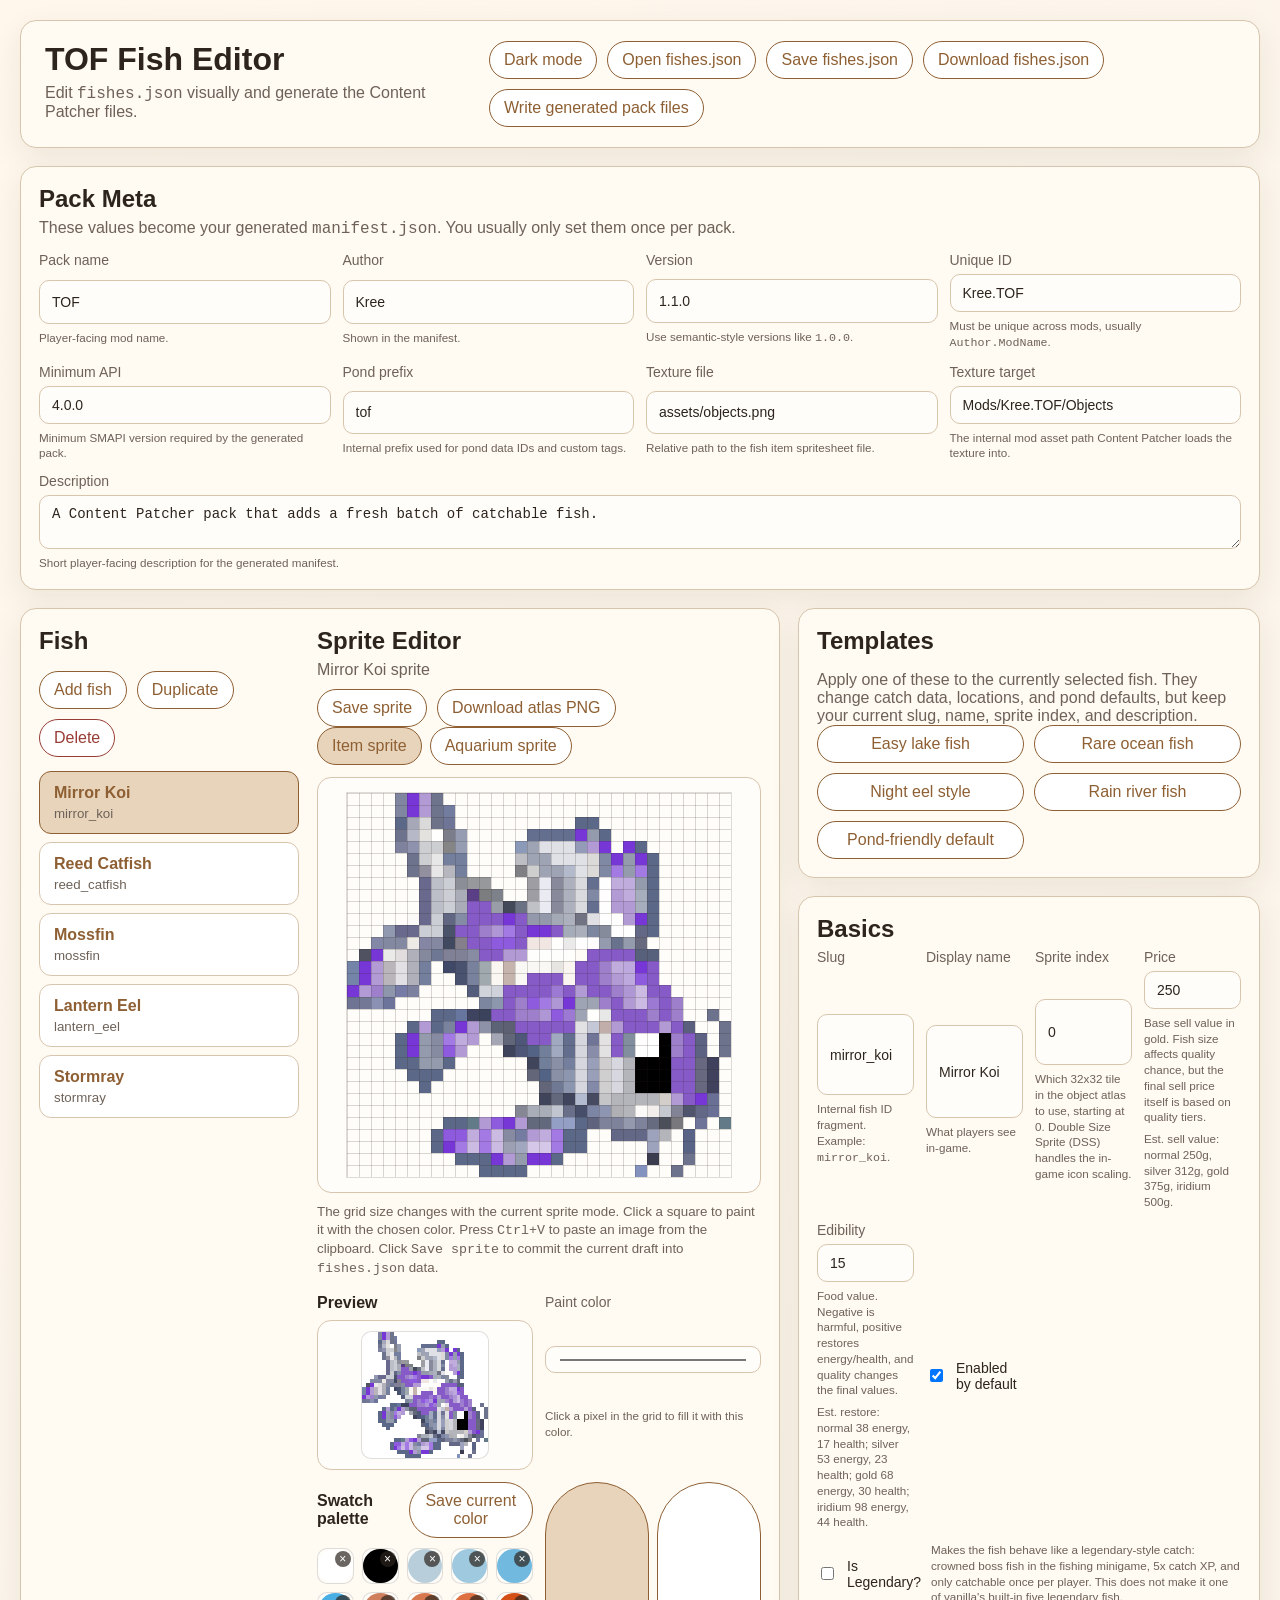
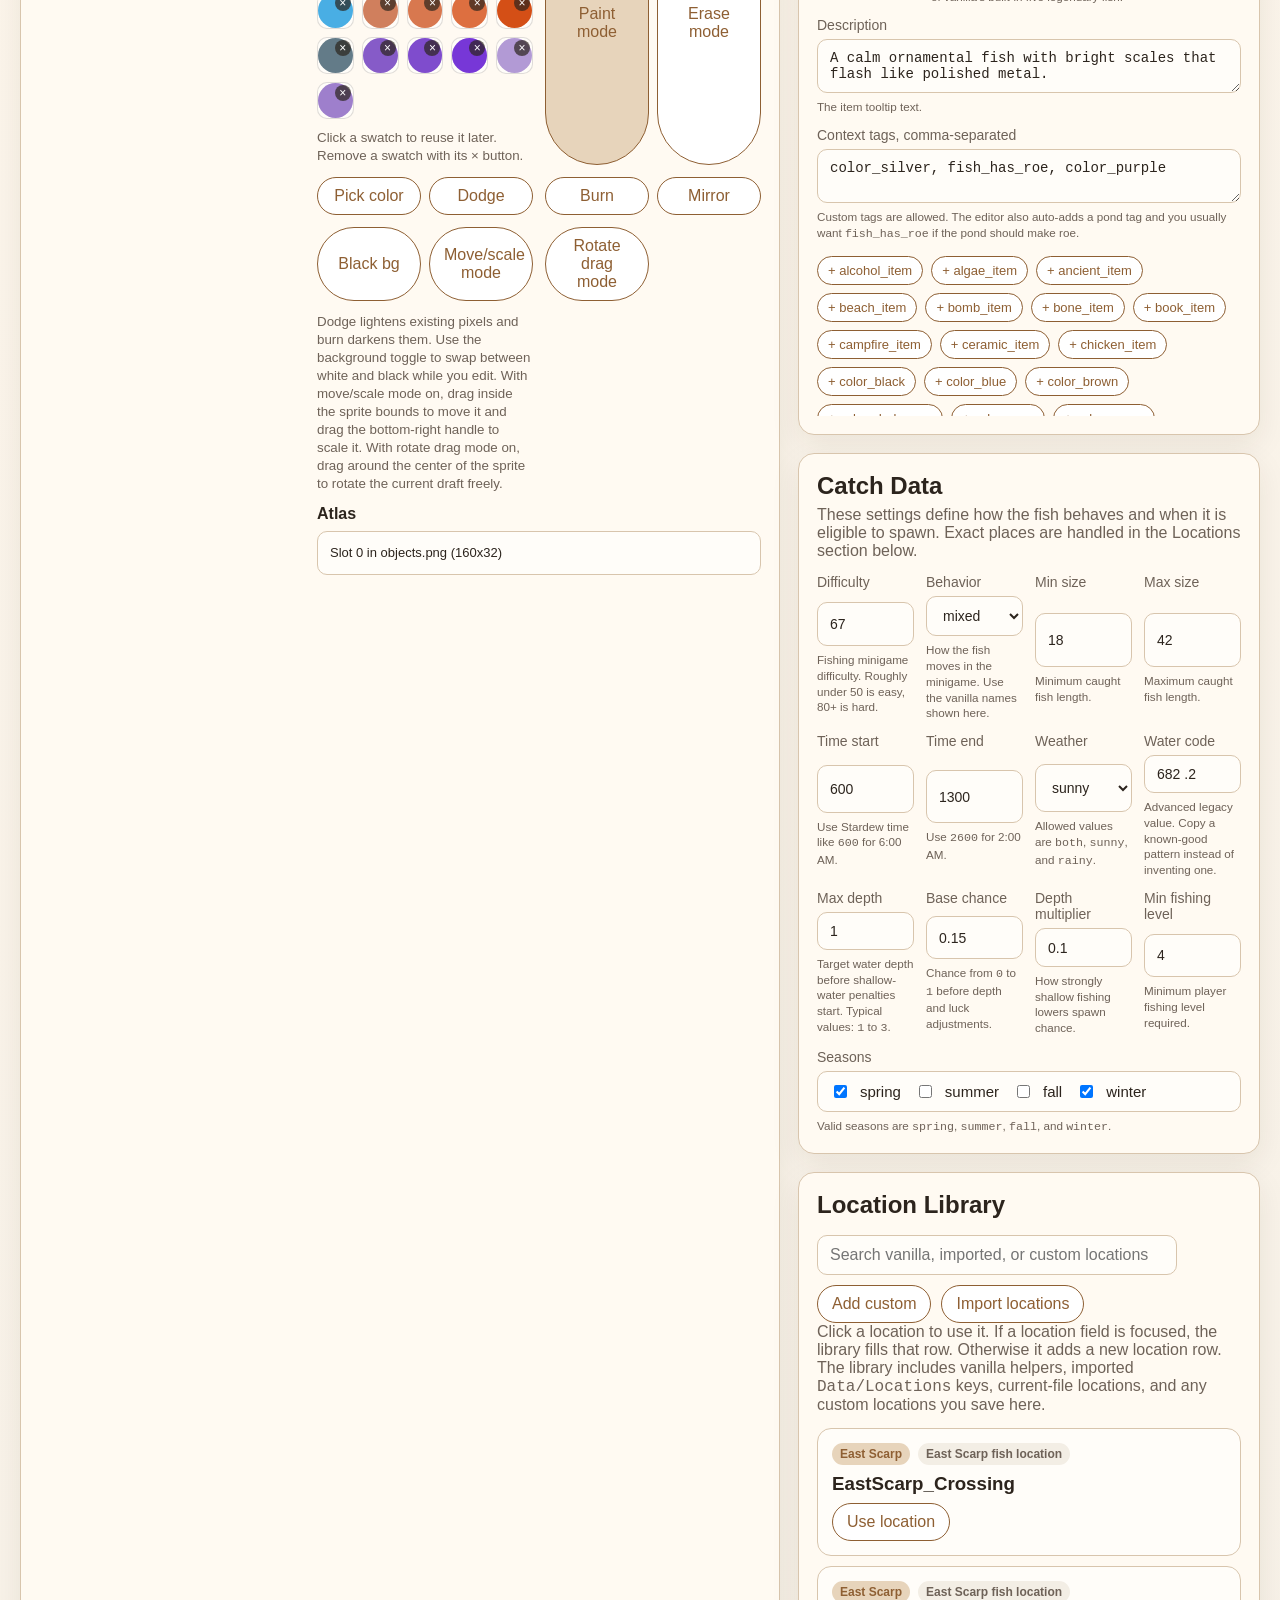
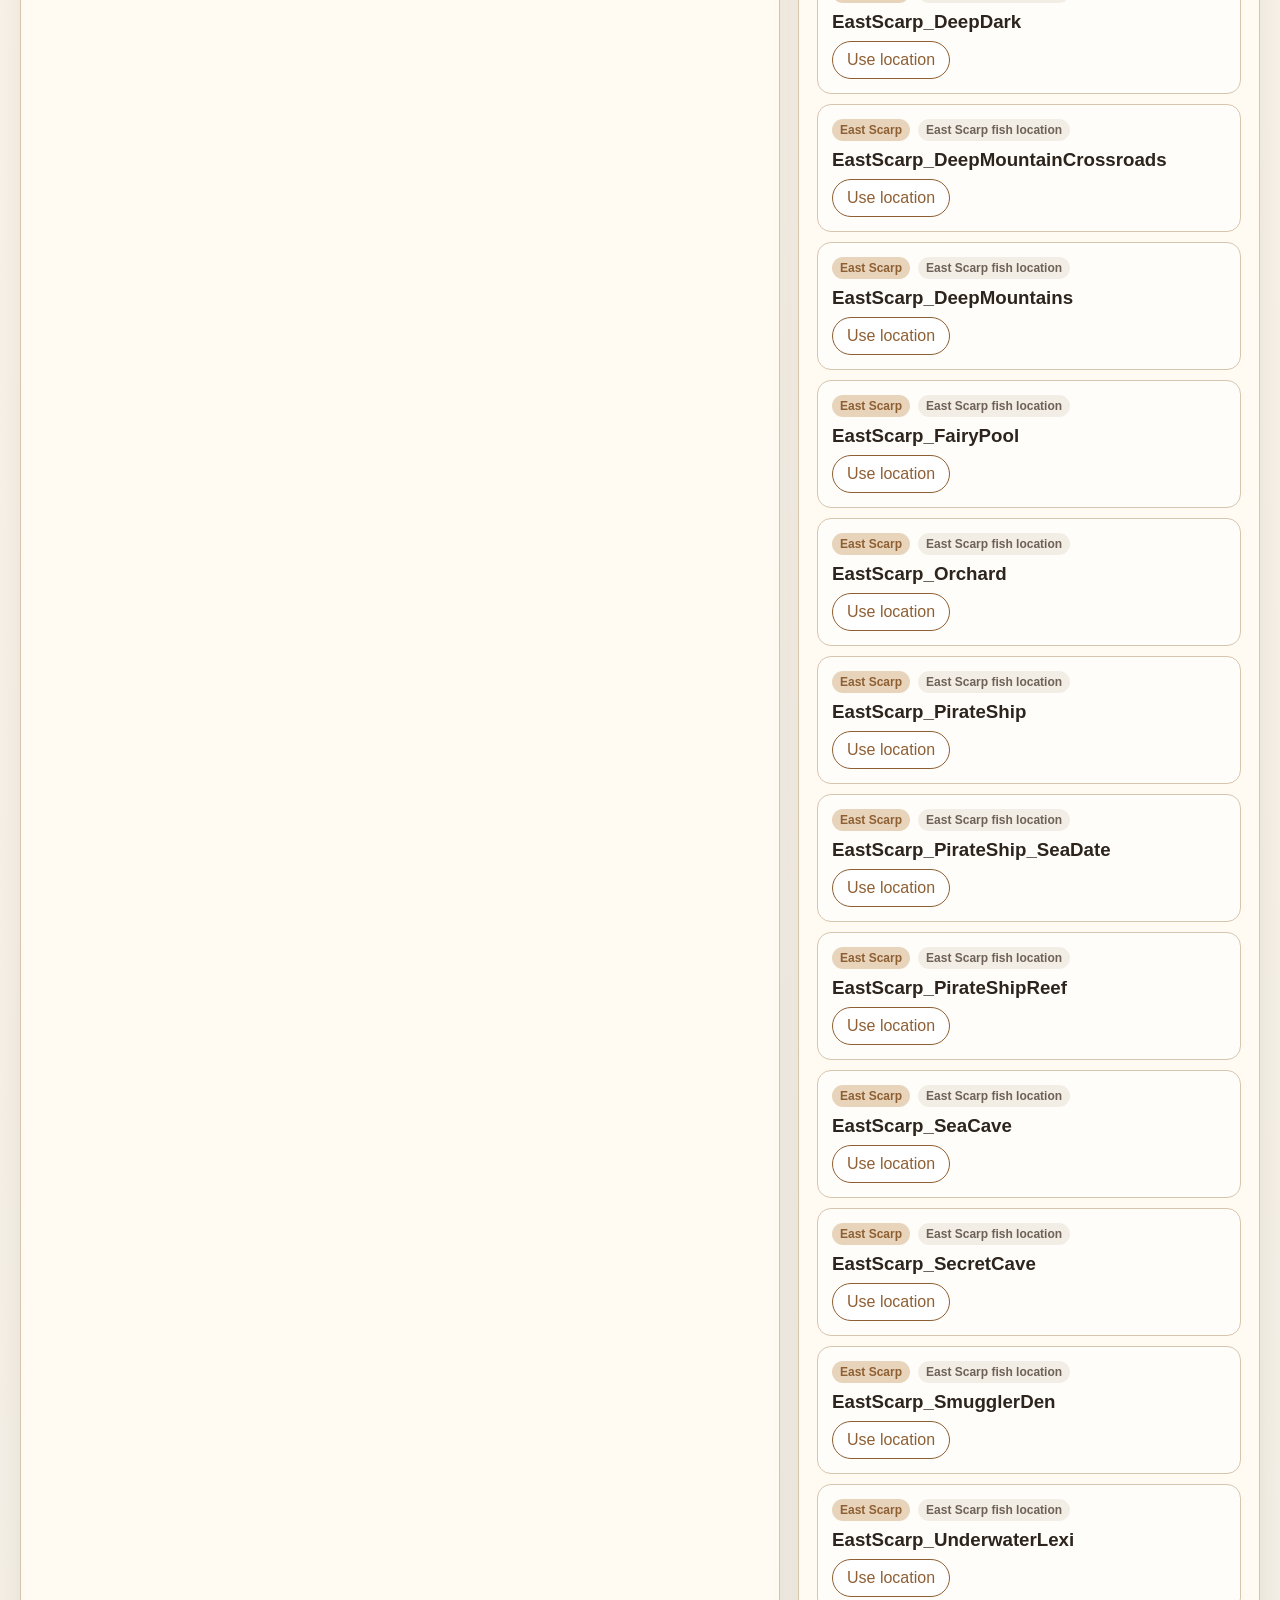
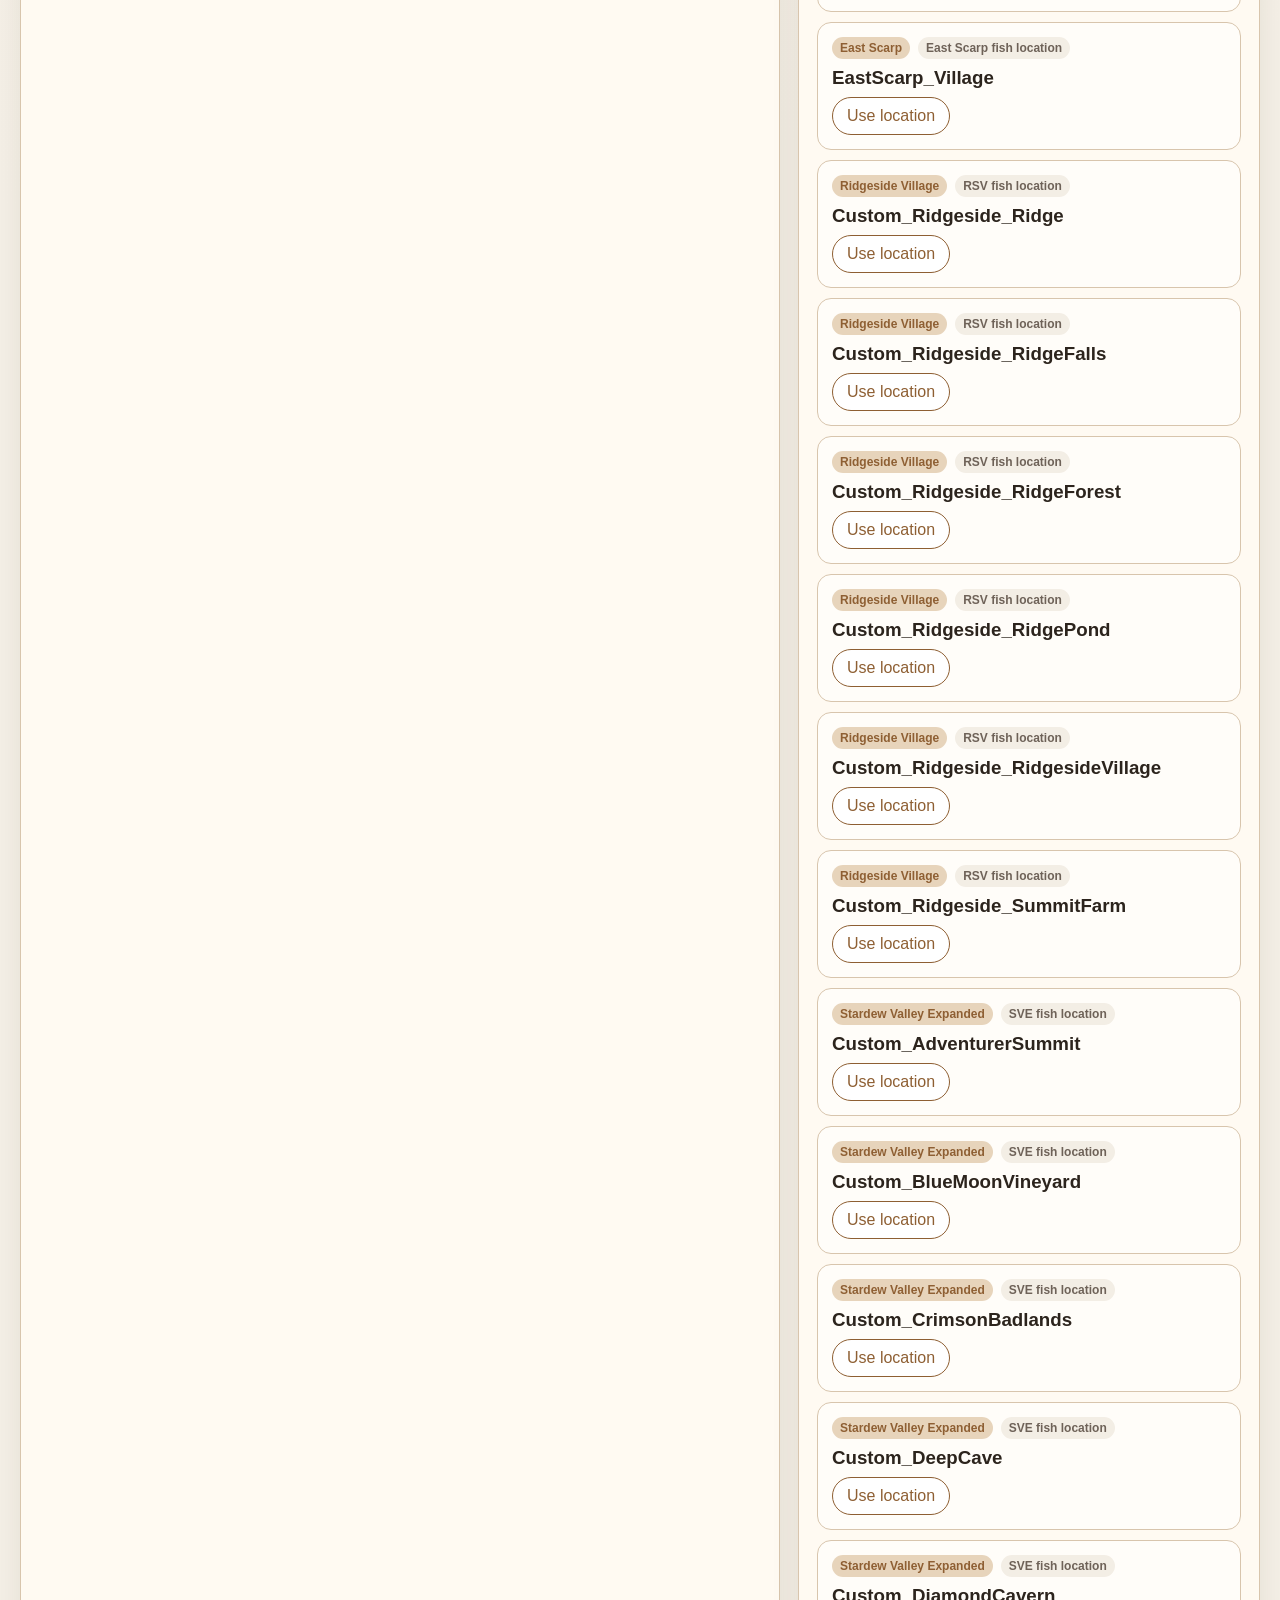
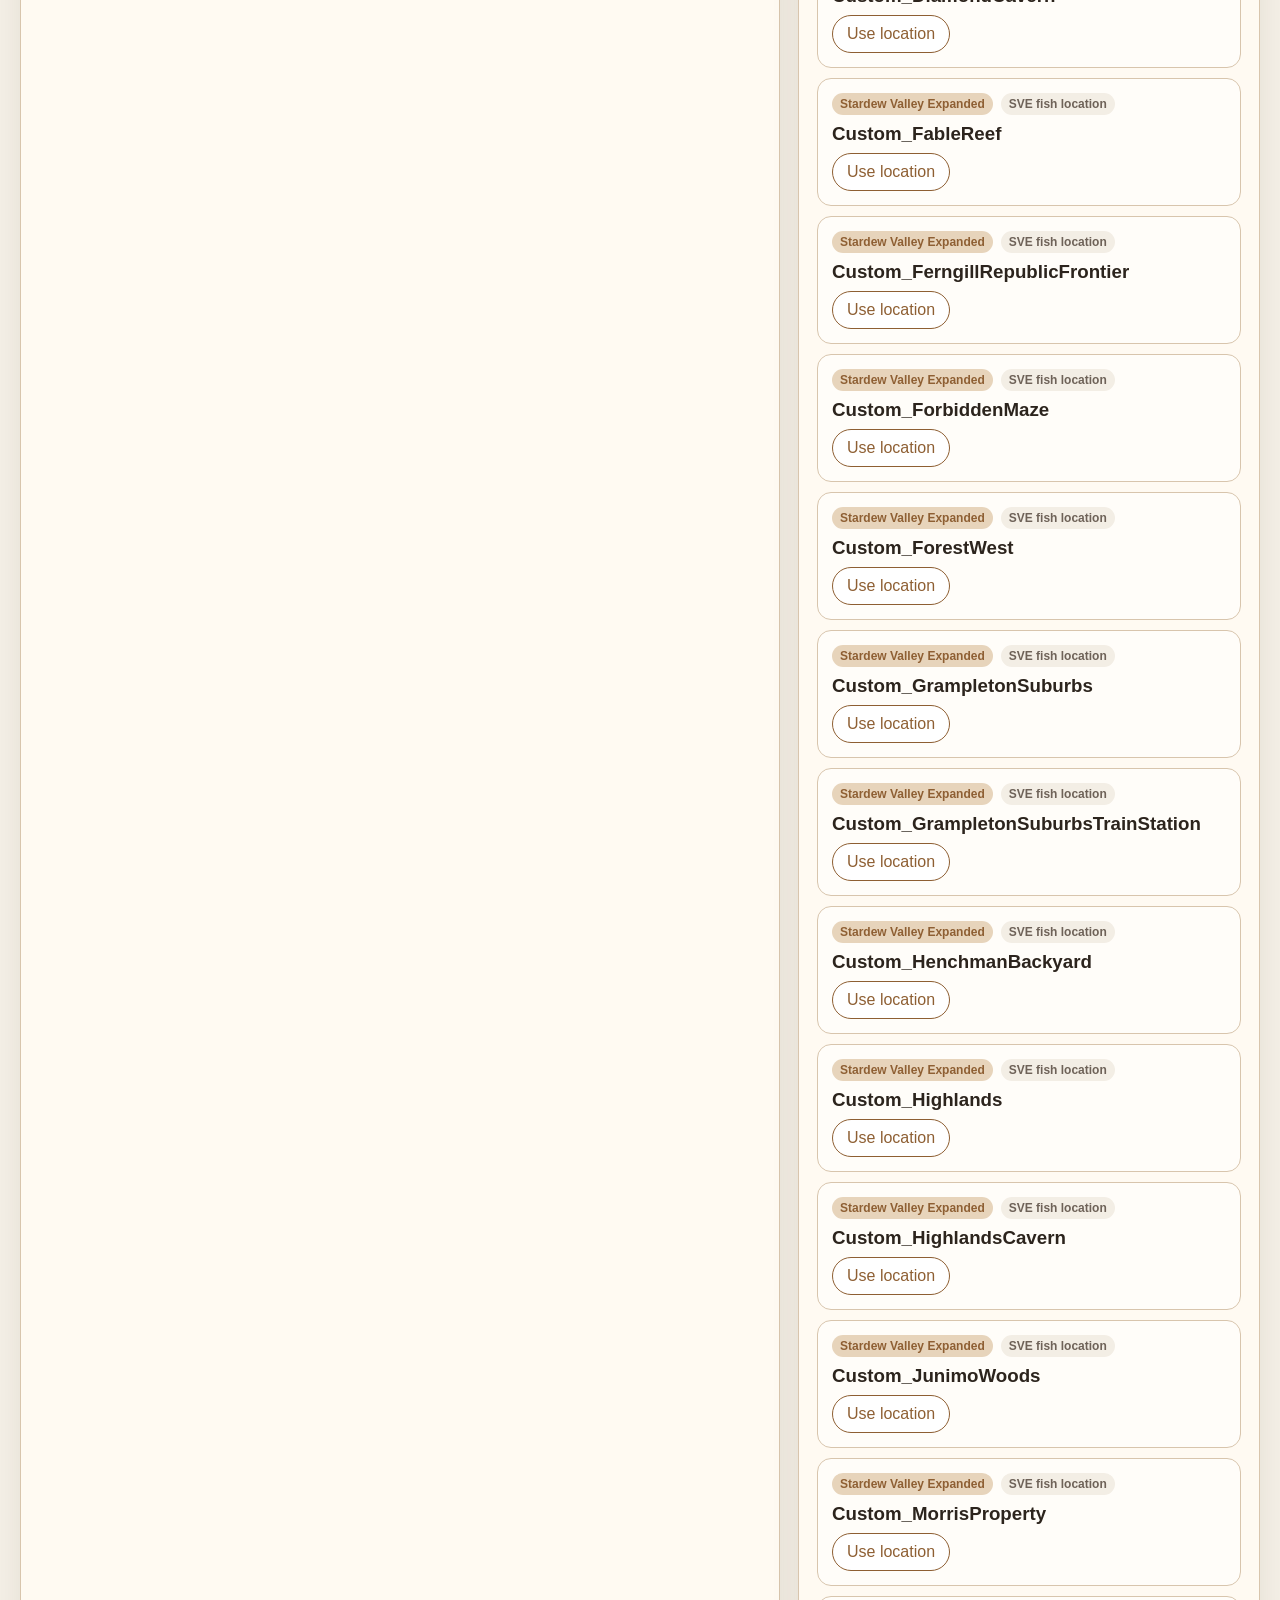
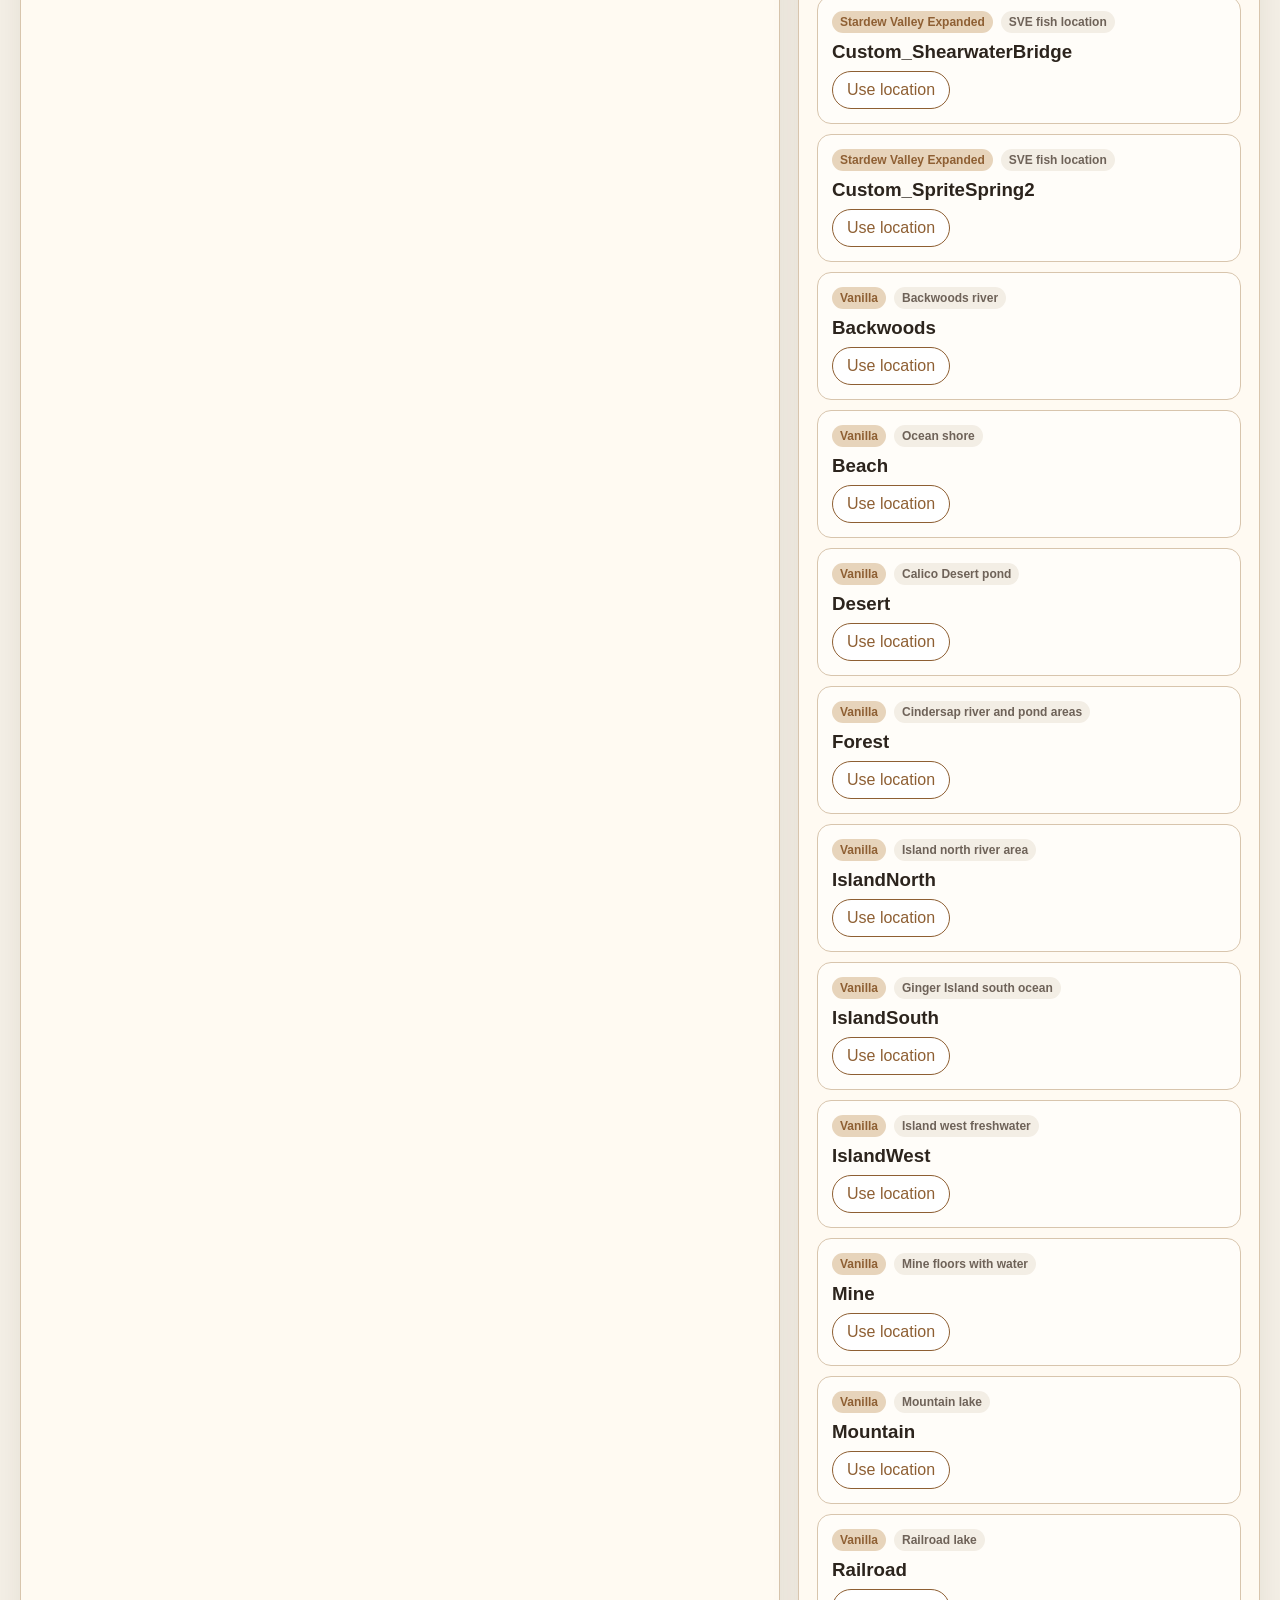
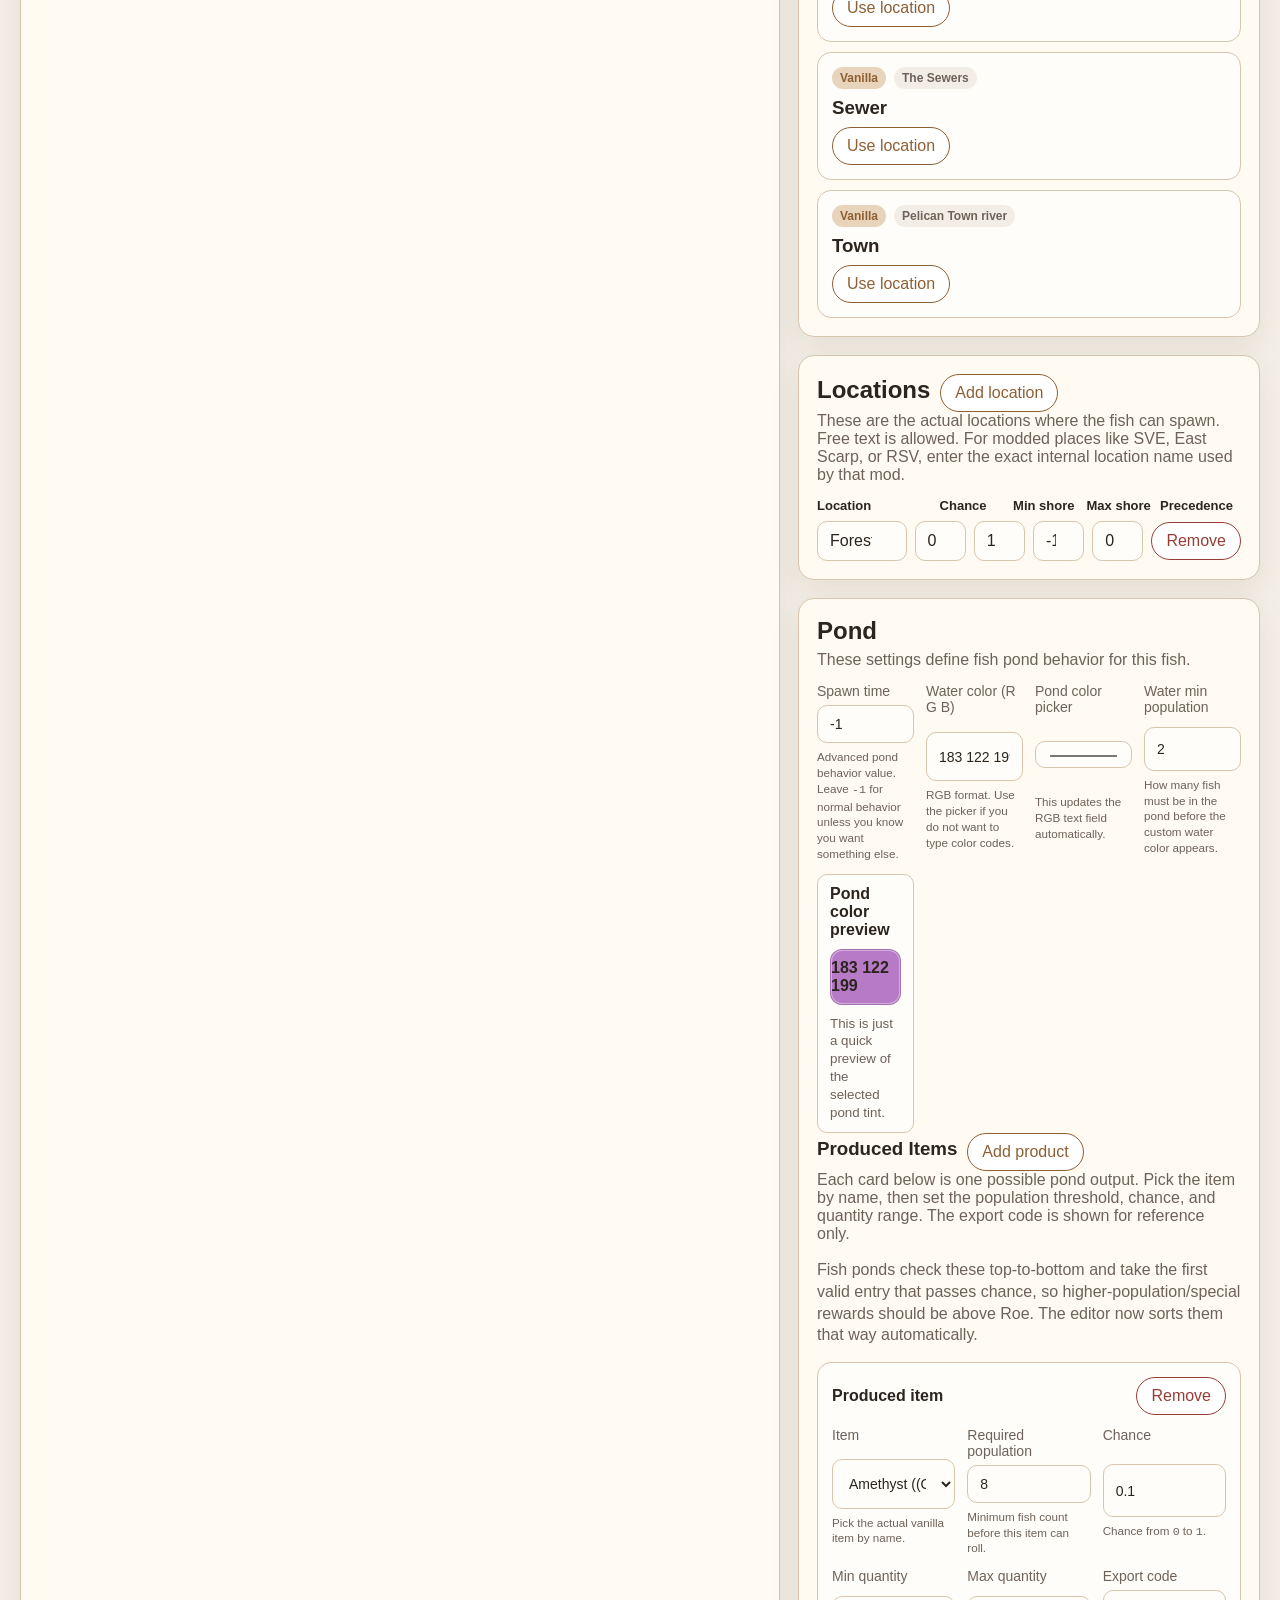
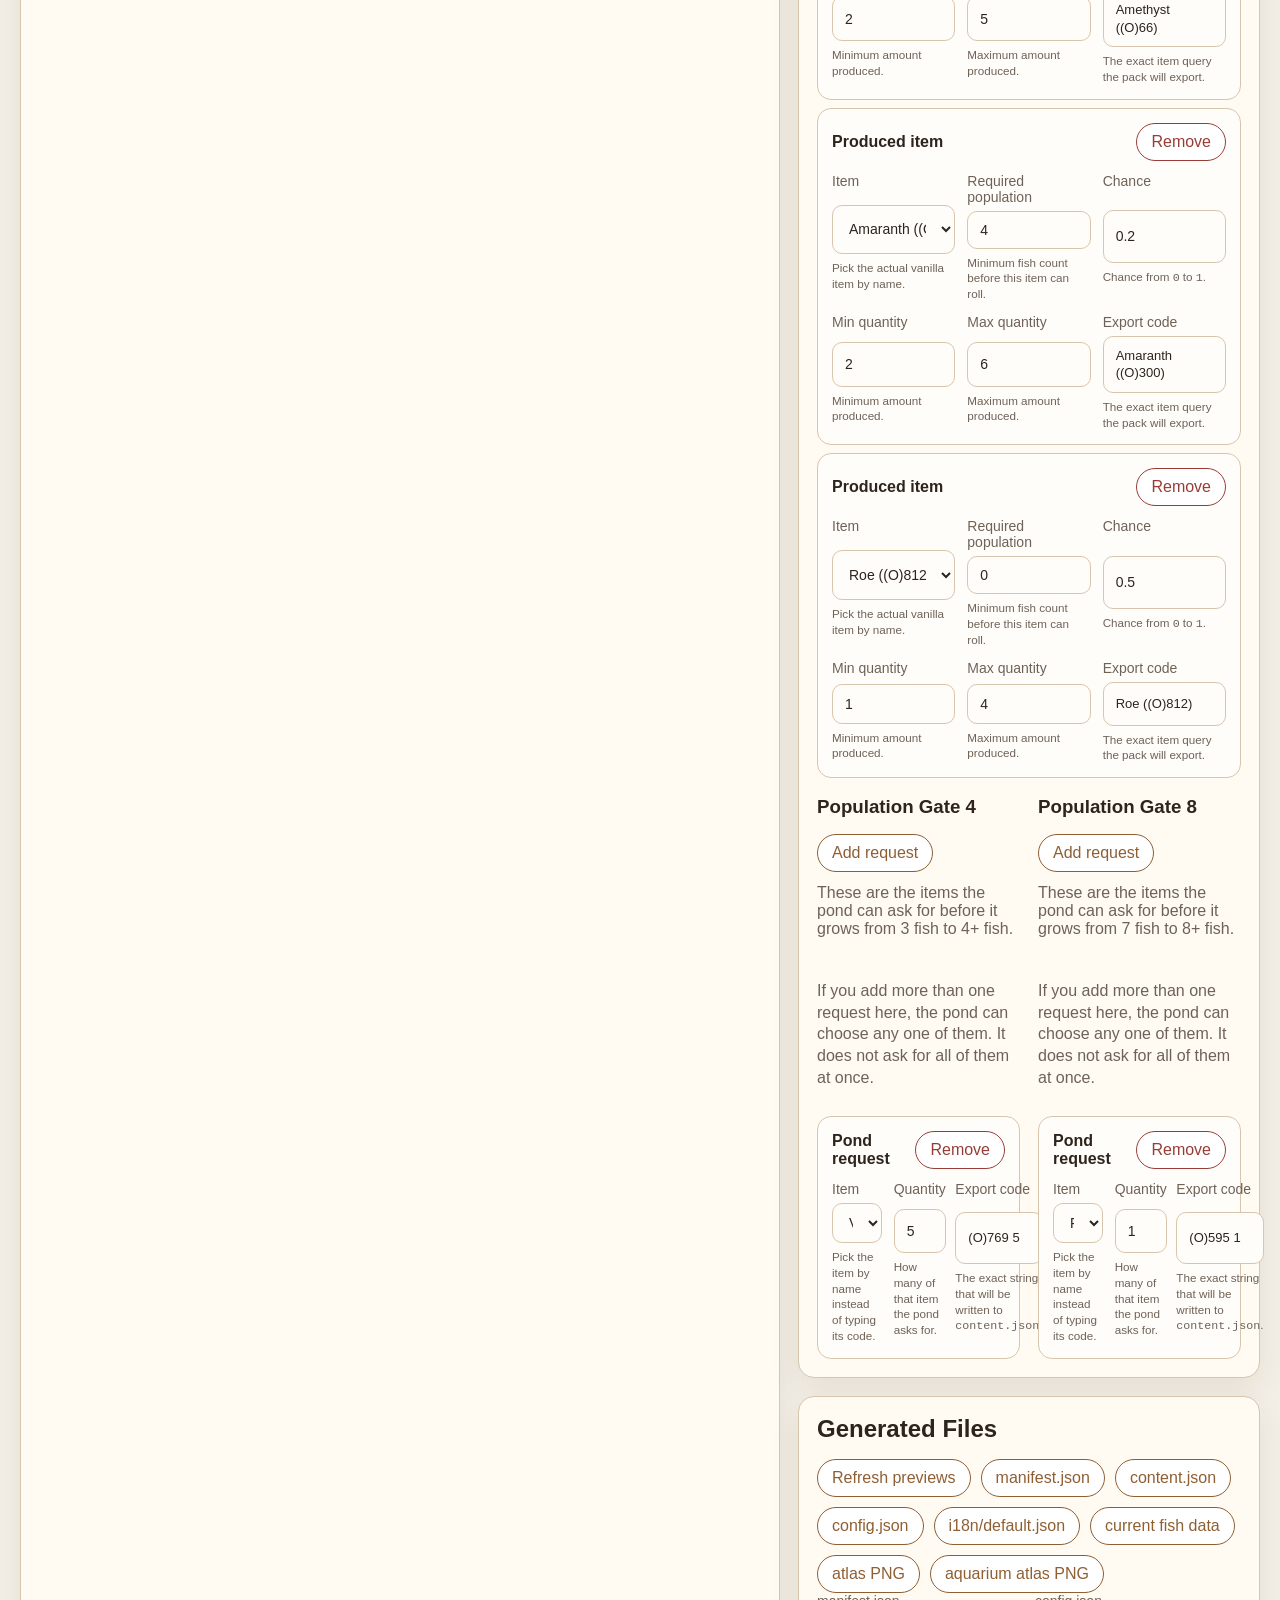
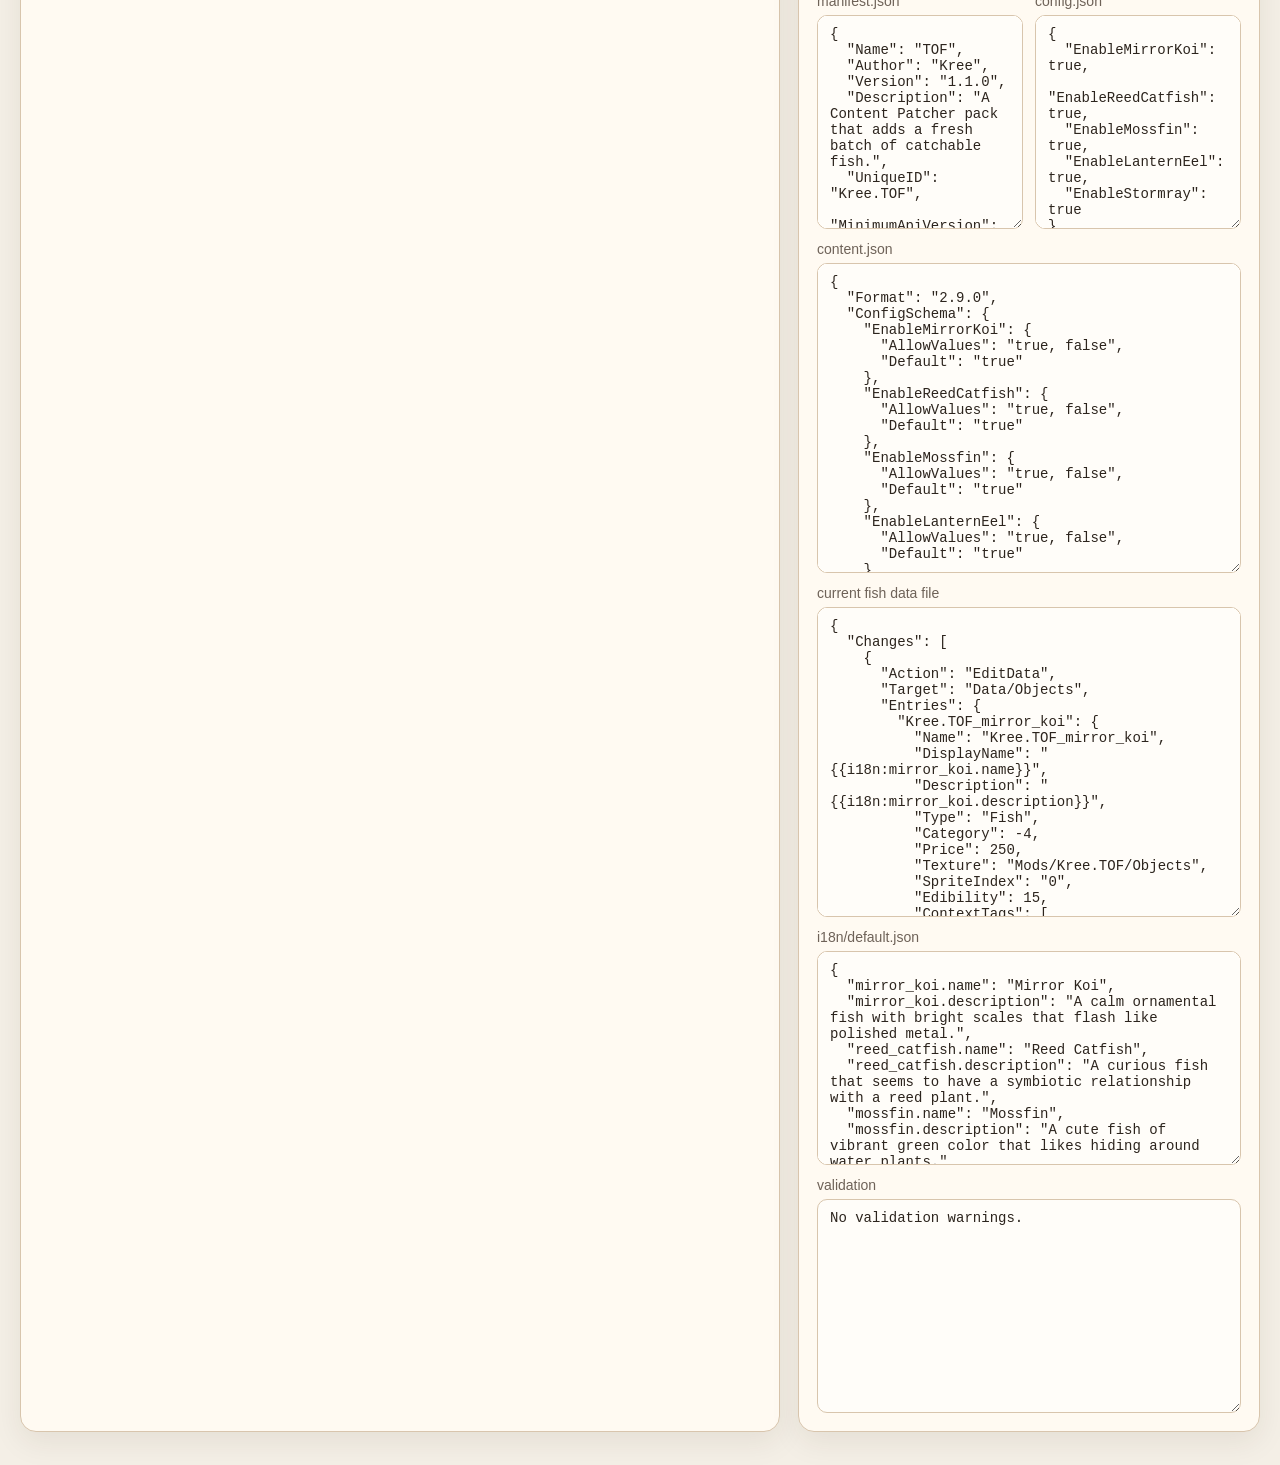
<file: index.html>
<!DOCTYPE html>
<html lang="en">
<head>
  <meta charset="utf-8">
  <meta name="viewport" content="width=device-width, initial-scale=1">
  <title>TOF Fish Editor</title>
  <link rel="stylesheet" href="styles.css">
</head>
<body>
  <div class="shell">
    <header class="topbar">
      <div>
        <h1>TOF Fish Editor</h1>
        <p>Edit <code>fishes.json</code> visually and generate the Content Patcher files.</p>
      </div>
      <div class="toolbar">
        <button id="theme-toggle" type="button" aria-pressed="false">Dark mode</button>
        <button id="open-source">Open fishes.json</button>
        <button id="save-source">Save fishes.json</button>
        <button id="download-source">Download fishes.json</button>
        <button id="write-pack">Write generated pack files</button>
      </div>
    </header>

    <section class="meta card">
      <h2>Pack Meta</h2>
      <p class="section-copy">These values become your generated <code>manifest.json</code>. You usually only set them once per pack.</p>
      <div class="grid meta-grid">
        <label>Pack name<input id="packName" type="text"><small class="hint">Player-facing mod name.</small></label>
        <label>Author<input id="author" type="text"><small class="hint">Shown in the manifest.</small></label>
        <label>Version<input id="version" type="text"><small class="hint">Use semantic-style versions like <code>1.0.0</code>.</small></label>
        <label>Unique ID<input id="uniqueId" type="text"><small class="hint">Must be unique across mods, usually <code>Author.ModName</code>.</small></label>
        <label>Minimum API<input id="minimumApiVersion" type="text"><small class="hint">Minimum SMAPI version required by the generated pack.</small></label>
        <label>Pond prefix<input id="pondPrefix" type="text"><small class="hint">Internal prefix used for pond data IDs and custom tags.</small></label>
        <label>Texture file<input id="objectsTextureFile" type="text"><small class="hint">Relative path to the fish item spritesheet file.</small></label>
        <label>Texture target<input id="objectsTextureTarget" type="text"><small class="hint">The internal mod asset path Content Patcher loads the texture into.</small></label>
        <label class="wide">Description<textarea id="description" rows="2"></textarea><small class="hint">Short player-facing description for the generated manifest.</small></label>
      </div>
    </section>

    <div class="main">
      <aside class="sidebar card">
        <div class="sidebar-layout">
          <section class="sidebar-column">
            <div class="sidebar-head">
              <h2>Fish</h2>
              <div class="stack">
                <button id="add-fish">Add fish</button>
                <button id="duplicate-fish">Duplicate</button>
                <button id="delete-fish" class="danger">Delete</button>
              </div>
            </div>
            <div id="fish-list" class="fish-list"></div>
          </section>

          <section class="sprite-panel">
            <div class="section-head">
              <div>
                <h2>Sprite Editor</h2>
                <p id="spriteEditorLabel" class="section-copy">Draw the selected fish sprite here.</p>
              </div>
              <div class="stack">
                <button id="save-sprite">Save sprite</button>
                <button id="download-atlas">Download atlas PNG</button>
              </div>
            </div>
              <div class="sprite-mode-row">
                <button id="spriteEditItem" class="active" type="button">Item sprite</button>
                <button id="spriteEditAquarium" type="button">Aquarium sprite</button>
              </div>
              <div class="sprite-layout">
                <div class="sprite-stage">
                  <div class="sprite-frame">
                    <div id="spriteEditorGrid" class="sprite-grid" aria-label="Fish sprite editor" tabindex="0">
                      <canvas id="spriteEditorCanvas" width="384" height="384" aria-label="Fish sprite editor canvas"></canvas>
                    </div>
                  </div>
                  <small class="hint">The grid size changes with the current sprite mode. Click a square to paint it with the chosen color. Press <code>Ctrl+V</code> to paste an image from the clipboard. Click <code>Save sprite</code> to commit the current draft into <code>fishes.json</code> data.</small>
                </div>
                <div class="sprite-tools">
                  <div class="sprite-preview-card">
                    <strong>Preview</strong>
                    <div class="sprite-preview-frame">
                      <canvas id="spritePreviewCanvas" width="32" height="32" aria-label="Fish sprite preview"></canvas>
                    </div>
                  </div>
                  <label>Paint color
                    <input id="spriteColor" type="color" value="#6f92b8">
                    <small class="hint">Click a pixel in the grid to fill it with this color.</small>
                  </label>
                  <div class="sprite-palette-card">
                    <div class="product-card-head">
                      <strong>Swatch palette</strong>
                      <button id="save-swatch" type="button">Save current color</button>
                    </div>
                    <div id="spritePalette" class="sprite-palette"></div>
                    <small class="hint">Click a swatch to reuse it later. Remove a swatch with its × button.</small>
                  </div>
                  <div class="sprite-tool-row simple">
                    <button id="spritePaintTool" class="active" type="button">Paint mode</button>
                    <button id="spriteEraseTool" type="button">Erase mode</button>
                  </div>
                  <div class="sprite-tool-row simple">
                    <button id="spritePickColorTool" type="button">Pick color</button>
                    <button id="spriteDodgeTool" type="button">Dodge</button>
                  </div>
                  <div class="sprite-tool-row simple">
                    <button id="spriteBurnTool" type="button">Burn</button>
                    <button id="mirrorSprite" type="button">Mirror</button>
                  </div>
                  <div class="sprite-tool-row simple">
                    <button id="spriteBackgroundToggle" type="button">Black bg</button>
                    <button id="spriteTransformMoveScale" type="button">Move/scale mode</button>
                  </div>
                  <div class="sprite-tool-row simple">
                    <button id="spriteTransformRotate" type="button">Rotate drag mode</button>
                  </div>
                  <small class="hint">Dodge lightens existing pixels and burn darkens them. Use the background toggle to swap between white and black while you edit. With move/scale mode on, drag inside the sprite bounds to move it and drag the bottom-right handle to scale it. With rotate drag mode on, drag around the center of the sprite to rotate the current draft freely.</small>
                  <div id="aquariumControls" class="aquarium-controls hidden">
                    <div class="aquarium-card">
                      <div class="section-head compact">
                        <strong>Aquarium setup</strong>
                        <label class="checkbox aquarium-inline-toggle"><input id="aquariumEnabled" type="checkbox"> Enable</label>
                      </div>
                      <div id="aquariumStatus" class="item-name"></div>
                      <label>Aquarium movement type
                        <select id="aquariumType">
                          <option value="fish">fish</option>
                          <option value="eel">eel</option>
                          <option value="float">float</option>
                          <option value="ground">ground</option>
                          <option value="static">static</option>
                          <option value="crawl">crawl</option>
                          <option value="front_crawl">front_crawl</option>
                          <option value="cephalopod">cephalopod</option>
                        </select>
                        <small id="aquariumTypeHint" class="hint">This is the raw aquarium movement type written to <code>Data/AquariumFish</code>.</small>
                      </label>
                    </div>
                    <div class="aquarium-card">
                      <div class="section-head compact">
                        <strong>Aquarium frames</strong>
                        <div class="stack">
                          <button id="addAquariumFrame" type="button">Add frame</button>
                          <button id="duplicateAquariumFrame" type="button">Duplicate frame</button>
                          <button id="removeAquariumFrame" type="button" class="danger">Remove frame</button>
                        </div>
                      </div>
                      <small class="hint">Each frame here is a local frame index like <code>0</code>, <code>1</code>, <code>2</code>. The selected frame is what you are editing on the grid.</small>
                      <div id="aquariumFrameList" class="aquarium-frame-list"></div>
                    </div>
                    <div class="aquarium-card">
                      <div class="section-head compact">
                        <strong>Animation mapping</strong>
                        <button id="autoFillAquariumMapping" type="button">Auto-fill mapping</button>
                      </div>
                      <small id="aquariumFieldGuide" class="hint">These fields are the raw <code>Data/AquariumFish</code> parts after the movement type. Use local frame numbers only. The editor converts them to exported atlas indexes for you.</small>
                      <div class="aquarium-field-grid">
                        <label>Field 3
                          <input id="aquariumField3" type="text" placeholder="0">
                          <small class="hint">Usually a single local frame or short frame set.</small>
                        </label>
                        <label>Field 4
                          <input id="aquariumField4" type="text" placeholder="0 1 1">
                          <small class="hint">Space-separated local frame numbers.</small>
                        </label>
                        <label>Field 5
                          <input id="aquariumField5" type="text" placeholder="2 2 3 3">
                          <small class="hint">Leave blank if this type does not use it.</small>
                        </label>
                        <label>Field 6
                          <input id="aquariumField6" type="text" placeholder="4 5">
                          <small class="hint">Leave blank if this type does not use it.</small>
                        </label>
                      </div>
                    </div>
                    <div class="aquarium-card">
                      <strong>Aquarium export preview</strong>
                      <div id="aquariumEntryPreview" class="item-name"></div>
                      <small class="hint">Aquarium frames are edited as <code>24x24</code> sprites and exported onto <code>24x48</code> aquarium sheet slots indexed through <code>Data/AquariumFish</code>. Older TOF aquarium drafts made at <code>32x32</code> are downscaled on load.</small>
                    </div>
                  </div>
                  <div class="sprite-meta">
                    <strong>Atlas</strong>
                    <div id="spriteAtlasMeta" class="item-name"></div>
                  </div>
                </div>
              </div>
            </section>
        </div>
      </aside>

      <main class="editor">
        <section class="card">
          <div class="section-head">
            <h2>Templates</h2>
            <span class="section-copy">Apply one of these to the currently selected fish. They change catch data, locations, and pond defaults, but keep your current slug, name, sprite index, and description.</span>
          </div>
          <div class="preset-grid">
            <button type="button" class="preset-button" data-preset="easyLake">Easy lake fish</button>
            <button type="button" class="preset-button" data-preset="rareOcean">Rare ocean fish</button>
            <button type="button" class="preset-button" data-preset="nightEel">Night eel style</button>
            <button type="button" class="preset-button" data-preset="rainRiver">Rain river fish</button>
            <button type="button" class="preset-button" data-preset="pondFriendly">Pond-friendly default</button>
          </div>
        </section>

        <section class="card">
          <h2>Basics</h2>
          <div class="grid">
            <label>Slug<input id="slug" type="text"><small class="hint">Internal fish ID fragment. Example: <code>mirror_koi</code>.</small></label>
            <label>Display name<input id="displayName" type="text"><small class="hint">What players see in-game.</small></label>
            <label>Sprite index<input id="spriteIndex" type="number"><small class="hint">Which 32x32 tile in the object atlas to use, starting at 0. Double Size Sprite (DSS) handles the in-game icon scaling.</small></label>
            <label>Price<input id="price" type="number"><small class="hint">Base sell value in gold. Fish size affects quality chance, but the final sell price itself is based on quality tiers.</small><small id="priceEstimate" class="hint">Est. sell value: normal 0g, silver 0g, gold 0g, iridium 0g.</small></label>
            <label>Edibility<input id="edibility" type="number"><small class="hint">Food value. Negative is harmful, positive restores energy/health, and quality changes the final values.</small><small id="edibilityEstimate" class="hint">Est. restore: normal 0 energy, 0 health; silver 0 energy, 0 health; gold 0 energy, 0 health; iridium 0 energy, 0 health.</small></label>
            <label class="checkbox"><input id="enabledByDefault" type="checkbox"> Enabled by default</label>
            <label class="checkbox wide"><input id="isLegendary" type="checkbox"> Is Legendary?<small class="hint">Makes the fish behave like a legendary-style catch: crowned boss fish in the fishing minigame, 5x catch XP, and only catchable once per player. This does not make it one of vanilla's built-in five legendary fish.</small></label>
            <label class="wide">Description<textarea id="fishDescription" rows="2"></textarea><small class="hint">The item tooltip text.</small></label>
            <label class="wide">Context tags, comma-separated<textarea id="contextTags" rows="2"></textarea><small class="hint">Custom tags are allowed. The editor also auto-adds a pond tag and you usually want <code>fish_has_roe</code> if the pond should make roe.</small>
              <div id="contextTagButtons" class="tag-button-row"></div>
            </label>
          </div>
        </section>

        <section class="card">
          <h2>Catch Data</h2>
          <p class="section-copy">These settings define how the fish behaves and when it is eligible to spawn. Exact places are handled in the Locations section below.</p>
          <div class="grid">
            <label>Difficulty<input id="difficulty" type="number"><small class="hint">Fishing minigame difficulty. Roughly under 50 is easy, 80+ is hard.</small></label>
            <label>Behavior
              <select id="behavior">
                <option value="mixed">mixed</option>
                <option value="sinker">sinker</option>
                <option value="smooth">smooth</option>
                <option value="dart">dart</option>
                <option value="floater">floater</option>
              </select>
              <small class="hint">How the fish moves in the minigame. Use the vanilla names shown here.</small>
            </label>
            <label>Min size<input id="minSize" type="number"><small class="hint">Minimum caught fish length.</small></label>
            <label>Max size<input id="maxSize" type="number"><small class="hint">Maximum caught fish length.</small></label>
            <label>Time start<input id="timeStart" type="number" placeholder="600"><small class="hint">Use Stardew time like <code>600</code> for 6:00 AM.</small></label>
            <label>Time end<input id="timeEnd" type="number" placeholder="2600"><small class="hint">Use <code>2600</code> for 2:00 AM.</small></label>
            <label>Weather
              <select id="weather">
                <option value="both">both</option>
                <option value="sunny">sunny</option>
                <option value="rainy">rainy</option>
              </select>
              <small class="hint">Allowed values are <code>both</code>, <code>sunny</code>, and <code>rainy</code>.</small>
            </label>
            <label>Water code<input id="waterCode" type="text"><small class="hint">Advanced legacy value. Copy a known-good pattern instead of inventing one.</small></label>
            <label>Max depth<input id="maxDepth" type="number"><small class="hint">Target water depth before shallow-water penalties start. Typical values: <code>1</code> to <code>3</code>.</small></label>
            <label>Base chance<input id="baseChance" type="number" step="0.01"><small class="hint">Chance from <code>0</code> to <code>1</code> before depth and luck adjustments.</small></label>
            <label>Depth multiplier<input id="depthMultiplier" type="number" step="0.01"><small class="hint">How strongly shallow fishing lowers spawn chance.</small></label>
            <label>Min fishing level<input id="minFishingLevel" type="number"><small class="hint">Minimum player fishing level required.</small></label>
            <label class="wide">Seasons
              <div id="seasonsGroup" class="season-group">
                <label class="checkbox small"><input data-season="spring" type="checkbox"> spring</label>
                <label class="checkbox small"><input data-season="summer" type="checkbox"> summer</label>
                <label class="checkbox small"><input data-season="fall" type="checkbox"> fall</label>
                <label class="checkbox small"><input data-season="winter" type="checkbox"> winter</label>
              </div>
              <small class="hint">Valid seasons are <code>spring</code>, <code>summer</code>, <code>fall</code>, and <code>winter</code>.</small>
            </label>
          </div>
        </section>

        <section class="card">
          <div class="section-head">
            <h2>Location Library</h2>
            <input id="locationLibrarySearch" class="library-search" type="search" placeholder="Search vanilla, imported, or custom locations">
            <button id="add-custom-location" type="button">Add custom</button>
            <button id="import-location-data" type="button">Import locations</button>
          </div>
          <p class="section-copy">Click a location to use it. If a location field is focused, the library fills that row. Otherwise it adds a new location row. The library includes vanilla helpers, imported <code>Data/Locations</code> keys, current-file locations, and any custom locations you save here.</p>
          <div id="locationLibraryList" class="library-list"></div>
        </section>

        <section class="card">
          <div class="section-head">
            <h2>Locations</h2>
            <button id="add-location">Add location</button>
          </div>
          <p class="section-copy">These are the actual locations where the fish can spawn. Free text is allowed. For modded places like SVE, East Scarp, or RSV, enter the exact internal location name used by that mod.</p>
          <div class="table table-header">
            <div class="row location-row header-row">
              <strong>Location</strong>
              <strong>Chance</strong>
              <strong>Min shore</strong>
              <strong>Max shore</strong>
              <strong>Precedence</strong>
              <strong></strong>
            </div>
          </div>
          <div id="locations-table" class="table"></div>
        </section>

        <section class="card">
          <h2>Pond</h2>
          <p class="section-copy">These settings define fish pond behavior for this fish.</p>
          <div class="grid">
            <label>Spawn time<input id="pondSpawnTime" type="number"><small class="hint">Advanced pond behavior value. Leave <code>-1</code> for normal behavior unless you know you want something else.</small></label>
            <label>Water color (R G B)<input id="pondWaterColor" type="text" placeholder="200 225 235" oninput="const parts=this.value.trim().split(/[,\s]+/).map(v=>Math.max(0,Math.min(255,parseInt(v||'0',10)||0))); const rgb=(parts.length>=3?[parts[0],parts[1],parts[2]]:[200,225,235]).join(' '); const hex='#'+(parts.length>=3?[parts[0],parts[1],parts[2]]:[200,225,235]).map(v=>v.toString(16).padStart(2,'0')).join(''); const picker=document.getElementById('pondWaterColorPicker'); const preview=document.getElementById('pondWaterColorPreview'); this.value=rgb; if(picker) picker.value=hex; if(preview){preview.style.background=hex; preview.style.backgroundColor=hex; preview.textContent=rgb;} window.tofSetPondColor&&window.tofSetPondColor(rgb,hex);" onchange="const parts=this.value.trim().split(/[,\s]+/).map(v=>Math.max(0,Math.min(255,parseInt(v||'0',10)||0))); const rgb=(parts.length>=3?[parts[0],parts[1],parts[2]]:[200,225,235]).join(' '); const hex='#'+(parts.length>=3?[parts[0],parts[1],parts[2]]:[200,225,235]).map(v=>v.toString(16).padStart(2,'0')).join(''); const picker=document.getElementById('pondWaterColorPicker'); const preview=document.getElementById('pondWaterColorPreview'); this.value=rgb; if(picker) picker.value=hex; if(preview){preview.style.background=hex; preview.style.backgroundColor=hex; preview.textContent=rgb;} window.tofSetPondColor&&window.tofSetPondColor(rgb,hex);"><small class="hint">RGB format. Use the picker if you do not want to type color codes.</small></label>
            <label>Pond color picker<input id="pondWaterColorPicker" type="color" oninput="const hex=this.value.replace('#',''); const rgb=[parseInt(hex.slice(0,2),16)||0,parseInt(hex.slice(2,4),16)||0,parseInt(hex.slice(4,6),16)||0].join(' '); const field=document.getElementById('pondWaterColor'); const preview=document.getElementById('pondWaterColorPreview'); if(field) field.value=rgb; if(preview){preview.style.background=this.value; preview.style.backgroundColor=this.value; preview.textContent=rgb;} window.tofSetPondColor&&window.tofSetPondColor(rgb,this.value);" onchange="const hex=this.value.replace('#',''); const rgb=[parseInt(hex.slice(0,2),16)||0,parseInt(hex.slice(2,4),16)||0,parseInt(hex.slice(4,6),16)||0].join(' '); const field=document.getElementById('pondWaterColor'); const preview=document.getElementById('pondWaterColorPreview'); if(field) field.value=rgb; if(preview){preview.style.background=this.value; preview.style.backgroundColor=this.value; preview.textContent=rgb;} window.tofSetPondColor&&window.tofSetPondColor(rgb,this.value);"><small class="hint">This updates the RGB text field automatically.</small></label>
            <label>Water min population<input id="pondWaterMinPopulation" type="number"><small class="hint">How many fish must be in the pond before the custom water color appears.</small></label>
            <div class="color-preview-card">
              <strong>Pond color preview</strong>
              <div id="pondWaterColorPreview" class="color-preview-swatch"></div>
              <small class="hint">This is just a quick preview of the selected pond tint.</small>
            </div>
          </div>
          <div class="section-head">
            <h3>Produced Items</h3>
            <button id="add-product">Add product</button>
          </div>
          <p class="section-copy">Each card below is one possible pond output. Pick the item by name, then set the population threshold, chance, and quantity range. The export code is shown for reference only.</p>
          <p class="hint">Fish ponds check these top-to-bottom and take the first valid entry that passes chance, so higher-population/special rewards should be above Roe. The editor now sorts them that way automatically.</p>
          <div id="products-table" class="table"></div>
          <div class="gate-sections">
            <section class="gate-section">
              <div class="section-head">
                <h3>Population Gate 4</h3>
                <button id="add-gate4">Add request</button>
              </div>
              <p class="section-copy">These are the items the pond can ask for before it grows from 3 fish to 4+ fish.</p>
              <p class="hint">If you add more than one request here, the pond can choose any one of them. It does not ask for all of them at once.</p>
              <div id="gate4Table" class="table"></div>
            </section>
            <section class="gate-section">
              <div class="section-head">
                <h3>Population Gate 8</h3>
                <button id="add-gate8">Add request</button>
              </div>
              <p class="section-copy">These are the items the pond can ask for before it grows from 7 fish to 8+ fish.</p>
              <p class="hint">If you add more than one request here, the pond can choose any one of them. It does not ask for all of them at once.</p>
              <div id="gate8Table" class="table"></div>
            </section>
          </div>
        </section>

        <section class="card outputs">
          <div class="section-head">
            <h2>Generated Files</h2>
              <div class="stack">
                <button id="refresh-output">Refresh previews</button>
                <button id="download-manifest">manifest.json</button>
                <button id="download-content">content.json</button>
                <button id="download-config">config.json</button>
                <button id="download-i18n">i18n/default.json</button>
                <button id="download-current-fish-data">current fish data</button>
                <button id="download-atlas-output">atlas PNG</button>
                <button id="download-aquarium-atlas-output">aquarium atlas PNG</button>
              </div>
            </div>
            <div class="output-grid">
              <label>manifest.json<textarea id="manifestPreview" readonly rows="12"></textarea></label>
              <label>config.json<textarea id="configPreview" readonly rows="12"></textarea></label>
              <label class="wide">content.json<textarea id="contentPreview" readonly rows="18"></textarea></label>
              <label class="wide">current fish data file<textarea id="dataPreview" readonly rows="18"></textarea></label>
              <label class="wide">i18n/default.json<textarea id="i18nPreview" readonly rows="12"></textarea></label>
              <label class="wide">validation<textarea id="validationPreview" readonly rows="12"></textarea></label>
            </div>
          </section>
      </main>
    </div>
  </div>

  <template id="location-row-template">
    <div class="row location-row">
      <input data-field="location" type="text" list="location-suggestions" placeholder="Location">
      <input data-field="chance" type="number" step="0.01" placeholder="Chance">
      <input data-field="minDistanceFromShore" type="number" placeholder="Min shore">
      <input data-field="maxDistanceFromShore" type="number" placeholder="Max shore">
      <input data-field="precedence" type="number" placeholder="Precedence">
      <button data-action="remove" class="danger">Remove</button>
    </div>
  </template>

  <template id="product-row-template">
    <article class="product-card">
      <div class="product-card-head">
        <strong>Produced item</strong>
        <button data-action="remove" class="danger">Remove</button>
      </div>
      <div class="product-card-grid">
        <label>Item
          <select data-field="itemId"></select>
          <small class="hint">Pick the actual vanilla item by name.</small>
        </label>
        <label>Required population
          <input data-field="requiredPopulation" type="number" placeholder="0">
          <small class="hint">Minimum fish count before this item can roll.</small>
        </label>
        <label>Chance
          <input data-field="chance" type="number" step="0.01" placeholder="0.50">
          <small class="hint">Chance from <code>0</code> to <code>1</code>.</small>
        </label>
        <label>Min quantity
          <input data-field="minQuantity" type="number" placeholder="1">
          <small class="hint">Minimum amount produced.</small>
        </label>
        <label>Max quantity
          <input data-field="maxQuantity" type="number" placeholder="1">
          <small class="hint">Maximum amount produced.</small>
        </label>
        <label>Export code
          <div data-field="itemName" class="item-name"></div>
          <small class="hint">The exact item query the pack will export.</small>
        </label>
      </div>
    </article>
  </template>

  <template id="gate-row-template">
    <article class="gate-card">
      <div class="gate-card-head">
        <strong>Pond request</strong>
        <button data-action="remove" class="danger">Remove</button>
      </div>
      <div class="gate-card-grid">
        <label>Item
          <select data-field="itemId"></select>
          <small class="hint">Pick the item by name instead of typing its code.</small>
        </label>
        <label>Quantity
          <input data-field="quantity" type="number" min="1" placeholder="1">
          <small class="hint">How many of that item the pond asks for.</small>
        </label>
        <label>Export code
          <div data-field="exportCode" class="item-name"></div>
          <small class="hint">The exact string that will be written to <code>content.json</code>.</small>
        </label>
      </div>
    </article>
  </template>

  <datalist id="location-suggestions">
    <option value="Beach"></option>
    <option value="Mountain"></option>
    <option value="Forest"></option>
    <option value="Backwoods"></option>
    <option value="Town"></option>
    <option value="Railroad"></option>
    <option value="Desert"></option>
    <option value="IslandSouth"></option>
    <option value="IslandWest"></option>
    <option value="IslandNorth"></option>
    <option value="Sewer"></option>
    <option value="Mine"></option>
  </datalist>

  <script src="vanilla-objects.js"></script>
  <script src="app.js"></script>
  </body>
  </html>
</file>
<file: styles.css>
:root {
  --bg: #f4efe6;
  --card: #fffaf2;
  --field: #fffdf9;
  --button-bg: #fff;
  --button-hover: #f8efe4;
  --ink: #2c241d;
  --muted: #6e6258;
  --accent: #8e5f33;
  --accent-soft: #e7d4bb;
  --danger: #983d36;
  --line: #d8c5ad;
  --shadow: 0 10px 30px rgba(55, 34, 15, 0.08);
  --radius: 16px;
  --mono: "Cascadia Code", "Consolas", monospace;
  --sans: "Segoe UI", "Trebuchet MS", sans-serif;
}

body[data-theme="dark"] {
  --bg: #12100e;
  --card: #1d1814;
  --field: #16120f;
  --button-bg: #241d18;
  --button-hover: #33271f;
  --ink: #f3e5d2;
  --muted: #b7a795;
  --accent: #e7ad6f;
  --accent-soft: #3b2b1f;
  --danger: #ff8f86;
  --line: #4a3829;
  --shadow: 0 14px 34px rgba(0, 0, 0, 0.35);
}

* {
  box-sizing: border-box;
}

body {
  margin: 0;
  background:
    radial-gradient(circle at top left, #fff7ec 0, #f4efe6 35%),
    linear-gradient(180deg, #f8f2e8 0, #f0e7d8 100%);
  color: var(--ink);
  font-family: var(--sans);
}

body[data-theme="dark"] {
  background:
    radial-gradient(circle at top left, #2a211b 0, #151210 40%),
    linear-gradient(180deg, #1d1814 0, #100d0b 100%);
}

button,
input,
textarea,
select {
  font: inherit;
}

body[data-theme="dark"] input[type="color"] {
  color-scheme: dark;
}

.shell {
  max-width: 1800px;
  margin: 0 auto;
  padding: 20px;
}

.topbar,
.card {
  background: var(--card);
  border: 1px solid var(--line);
  border-radius: var(--radius);
  box-shadow: var(--shadow);
}

.topbar {
  display: flex;
  justify-content: space-between;
  gap: 20px;
  padding: 20px 24px;
  margin-bottom: 18px;
}

.topbar h1,
.card h2,
.card h3 {
  margin: 0 0 6px;
}

.topbar p {
  margin: 0;
  color: var(--muted);
}

.section-copy {
  margin: 0 0 14px;
  color: var(--muted);
}

.section-head .section-copy {
  margin: 0;
  flex: 1 1 320px;
}

.toolbar,
.stack,
.section-head,
.sidebar-head {
  display: flex;
  gap: 10px;
  align-items: center;
  flex-wrap: wrap;
}

.card {
  padding: 18px;
  margin-bottom: 18px;
}

.main {
  display: grid;
  grid-template-columns: minmax(620px, 760px) 1fr;
  gap: 18px;
}

.editor {
  min-width: 0;
}

.sidebar-layout {
  display: grid;
  grid-template-columns: minmax(220px, 260px) minmax(300px, 1fr);
  gap: 18px;
}

.sidebar-column,
.sprite-panel {
  min-width: 0;
}

.fish-list {
  display: grid;
  gap: 8px;
  margin-top: 14px;
}

.fish-item {
  width: 100%;
  text-align: left;
  background: var(--button-bg);
  border: 1px solid var(--line);
  border-radius: 12px;
  padding: 12px 14px;
  cursor: pointer;
}

.fish-item.active {
  background: var(--accent-soft);
  border-color: var(--accent);
}

.fish-item small {
  display: block;
  color: var(--muted);
  margin-top: 4px;
}

.grid {
  display: grid;
  gap: 12px;
  grid-template-columns: repeat(4, minmax(0, 1fr));
}

.wide {
  grid-column: 1 / -1;
}

label {
  display: grid;
  gap: 6px;
  color: var(--muted);
  font-size: 14px;
}

.hint {
  color: var(--muted);
  line-height: 1.35;
}

input,
textarea,
select {
  width: 100%;
  border: 1px solid var(--line);
  border-radius: 10px;
  padding: 10px 12px;
  background: var(--field);
  color: var(--ink);
}

textarea {
  font-family: var(--mono);
  resize: vertical;
}

button {
  border: 1px solid var(--accent);
  background: var(--button-bg);
  color: var(--accent);
  border-radius: 999px;
  padding: 9px 14px;
  cursor: pointer;
}

button:hover {
  background: var(--button-hover);
}

button.active,
button[aria-pressed="true"] {
  background: var(--accent-soft);
}

button.danger {
  border-color: var(--danger);
  color: var(--danger);
}

.checkbox {
  display: flex;
  align-items: center;
  gap: 10px;
  color: var(--ink);
}

.checkbox input {
  width: auto;
}

.checkbox.small {
  font-size: 15px;
  color: var(--ink);
}

.table {
  display: grid;
  gap: 8px;
}

.row {
  display: grid;
  gap: 8px;
  align-items: center;
}

.location-row {
  grid-template-columns: 1.4fr repeat(4, 0.8fr) auto;
}

.table-header {
  margin-bottom: 8px;
}

.header-row {
  color: var(--ink);
  font-size: 13px;
}

.season-group {
  display: flex;
  gap: 14px;
  flex-wrap: wrap;
  padding: 10px 12px;
  border: 1px solid var(--line);
  border-radius: 10px;
  background: var(--field);
}

.output-grid {
  display: grid;
  gap: 12px;
  grid-template-columns: repeat(2, minmax(0, 1fr));
}

code {
  font-family: var(--mono);
}

.color-preview-card {
  display: grid;
  gap: 10px;
  align-content: start;
  padding: 10px 12px;
  border: 1px solid var(--line);
  border-radius: 10px;
  background: var(--field);
}

.color-preview-card strong {
  color: var(--ink);
}

.color-preview-swatch {
  width: 100%;
  min-height: 56px;
  border-radius: 12px;
  border: 1px solid rgba(44, 36, 29, 0.12);
  background: #c8e1eb;
  box-shadow: inset 0 0 0 1px rgba(255, 255, 255, 0.4);
  display: grid;
  place-items: center;
  color: var(--ink);
  font-weight: 600;
}

.preset-grid {
  display: grid;
  gap: 10px;
  grid-template-columns: repeat(auto-fit, minmax(180px, 1fr));
}

.preset-button {
  justify-content: center;
}

.library-search {
  max-width: 360px;
}

.library-list {
  display: grid;
  gap: 10px;
  grid-template-columns: repeat(auto-fit, minmax(240px, 1fr));
}

.library-item {
  display: grid;
  gap: 8px;
  padding: 14px;
  border: 1px solid var(--line);
  border-radius: 14px;
  background: var(--field);
}

.library-item h3,
.library-item p {
  margin: 0;
}

.library-actions {
  display: flex;
  gap: 8px;
  flex-wrap: wrap;
}

.library-meta {
  display: flex;
  gap: 8px;
  flex-wrap: wrap;
  align-items: center;
}

.pill {
  display: inline-flex;
  align-items: center;
  padding: 4px 8px;
  border-radius: 999px;
  background: var(--accent-soft);
  color: var(--accent);
  font-size: 12px;
  font-weight: 600;
}

.pill.note {
  background: #f3eee5;
  color: var(--muted);
}

.item-name {
  padding: 10px 12px;
  border: 1px solid var(--line);
  border-radius: 10px;
  background: var(--field);
  color: var(--ink);
  font-size: 13px;
  line-height: 1.35;
  min-height: 44px;
  display: grid;
  align-content: center;
}

.item-name.unknown {
  color: var(--muted);
}

.item-preview-list {
  display: grid;
  gap: 6px;
}

.item-preview-entry {
  padding: 8px 10px;
  border: 1px solid var(--line);
  border-radius: 10px;
  background: var(--field);
  color: var(--ink);
  font-size: 13px;
}

.item-preview-entry.unknown {
  color: var(--muted);
}

.product-card {
  display: grid;
  gap: 12px;
  padding: 14px;
  border: 1px solid var(--line);
  border-radius: 14px;
  background: var(--field);
}

.product-card-head {
  display: flex;
  align-items: center;
  justify-content: space-between;
  gap: 10px;
}

.product-card-head strong {
  color: var(--ink);
}

.product-card-grid {
  display: grid;
  gap: 12px;
  grid-template-columns: repeat(3, minmax(0, 1fr));
}

.gate-sections {
  display: grid;
  gap: 18px;
  grid-template-columns: repeat(2, minmax(0, 1fr));
  margin-top: 18px;
}

.gate-section {
  display: grid;
  gap: 12px;
}

.gate-card {
  display: grid;
  gap: 12px;
  padding: 14px;
  border: 1px solid var(--line);
  border-radius: 14px;
  background: var(--field);
}

.gate-card-head {
  display: flex;
  align-items: center;
  justify-content: space-between;
  gap: 10px;
}

.gate-card-head strong {
  color: var(--ink);
}

.gate-card-grid {
  display: grid;
  gap: 12px;
  grid-template-columns: repeat(3, minmax(0, 1fr));
}

.sprite-layout {
  display: grid;
  grid-template-columns: 1fr;
  gap: 16px;
  align-items: start;
}

.sprite-mode-row {
  display: flex;
  gap: 8px;
  margin-bottom: 12px;
  flex-wrap: wrap;
}

.sprite-stage {
  display: grid;
  gap: 10px;
}

.sprite-frame,
.sprite-preview-frame {
  display: grid;
  place-items: center;
  border: 1px solid var(--line);
  border-radius: 14px;
  background: var(--field);
}

.sprite-frame {
  padding: 14px;
}

.sprite-preview-frame {
  padding: 10px;
}

.sprite-grid {
  box-sizing: content-box;
  border: 1px solid rgba(44, 36, 29, 0.15);
  border-radius: 0;
  background: var(--field);
  cursor: crosshair;
  touch-action: none;
  user-select: none;
  position: relative;
}

#spriteEditorCanvas,
#spritePreviewCanvas {
  display: block;
  image-rendering: pixelated;
}

#spriteEditorCanvas {
  pointer-events: auto;
  cursor: crosshair;
}

#spritePreviewCanvas {
  border: 1px solid rgba(44, 36, 29, 0.15);
  border-radius: 10px;
  background: transparent;
}

.sprite-tools {
  display: grid;
  grid-template-columns: repeat(auto-fit, minmax(160px, 1fr));
  gap: 12px;
}

.sprite-preview-card,
.sprite-meta {
  display: grid;
  gap: 8px;
}

.sprite-meta,
.aquarium-controls {
  grid-column: 1 / -1;
}

.sprite-palette-card {
  display: grid;
  gap: 10px;
}

.sprite-palette {
  display: grid;
  grid-template-columns: repeat(auto-fill, minmax(32px, 1fr));
  gap: 8px;
}

.sprite-swatch {
  position: relative;
  width: 100%;
  aspect-ratio: 1;
  min-height: 32px;
  border: 1px solid rgba(44, 36, 29, 0.15);
  border-radius: 10px;
  overflow: hidden;
  background: var(--field);
}

.sprite-swatch-button {
  width: 100%;
  height: 100%;
  padding: 0;
  border: 0;
  background: transparent;
  cursor: pointer;
}

.sprite-swatch.active {
  outline: 2px solid var(--accent);
  outline-offset: 1px;
}

.sprite-swatch-remove {
  position: absolute;
  top: 2px;
  right: 2px;
  width: 16px;
  height: 16px;
  padding: 0;
  border: 0;
  border-radius: 999px;
  background: rgba(44, 36, 29, 0.7);
  color: #fff;
  font-size: 12px;
  line-height: 16px;
  cursor: pointer;
}

.sprite-palette-empty {
  padding: 10px 12px;
  border: 1px dashed var(--line);
  border-radius: 10px;
  color: var(--muted);
  font-size: 13px;
}

.sprite-tool-row {
  display: grid;
  gap: 8px;
  grid-template-columns: repeat(3, minmax(0, 1fr));
}

.sprite-tool-row.simple {
  grid-template-columns: repeat(2, minmax(0, 1fr));
}

.sprite-tool-row button.active {
  background: var(--accent-soft);
}

#spriteBackgroundToggle.active {
  border-color: #1c1f28;
  background: #1c1f28;
  color: #fffdf9;
}

.aquarium-controls {
  display: grid;
  gap: 12px;
}

.aquarium-controls.hidden {
  display: none;
}

.aquarium-card {
  display: grid;
  gap: 10px;
  padding: 12px;
  border: 1px solid var(--line);
  border-radius: 14px;
  background: var(--field);
}

.section-head.compact {
  justify-content: space-between;
}

.aquarium-inline-toggle {
  justify-self: end;
}

.aquarium-frame-list {
  display: grid;
  grid-template-columns: repeat(auto-fit, minmax(110px, 1fr));
  gap: 10px;
}

.aquarium-frame-button {
  display: grid;
  gap: 8px;
  justify-items: center;
  align-content: start;
  min-height: 116px;
  border-radius: 14px;
  padding: 10px;
}

.aquarium-frame-button.active {
  background: var(--accent-soft);
}

.aquarium-frame-thumb {
  display: block;
  image-rendering: pixelated;
  background: var(--button-bg);
  border: 1px solid rgba(44, 36, 29, 0.15);
  border-radius: 8px;
}

.aquarium-frame-meta {
  display: grid;
  gap: 4px;
  justify-items: center;
  text-align: center;
  line-height: 1.2;
}

.aquarium-frame-meta small {
  color: var(--muted);
}

.aquarium-field-grid {
  display: grid;
  gap: 12px;
  grid-template-columns: repeat(2, minmax(0, 1fr));
}

.tag-button-row {
  display: flex;
  flex-wrap: wrap;
  gap: 8px;
  margin-top: 8px;
  max-height: 160px;
  overflow: auto;
  align-content: flex-start;
}

.tag-button {
  padding: 6px 10px;
  border-radius: 999px;
  font-size: 13px;
}

@media (max-width: 1200px) {
  .main {
    grid-template-columns: 1fr;
  }

  .grid,
  .output-grid {
    grid-template-columns: repeat(2, minmax(0, 1fr));
  }

  .product-card-grid {
    grid-template-columns: repeat(2, minmax(0, 1fr));
  }

  .gate-sections,
  .gate-card-grid,
  .sidebar-layout,
  .sprite-layout {
    grid-template-columns: 1fr;
  }

  .sprite-grid {
    box-sizing: content-box;
  }

}

@media (max-width: 760px) {
  .topbar,
  .sidebar-head,
  .section-head {
    flex-direction: column;
    align-items: stretch;
  }

  .grid,
  .output-grid {
    grid-template-columns: 1fr;
  }

  .location-row,
  .product-card-grid,
  .gate-card-grid,
  .gate-sections {
    grid-template-columns: 1fr;
  }

  .aquarium-field-grid {
    grid-template-columns: 1fr;
  }
}
</file>
